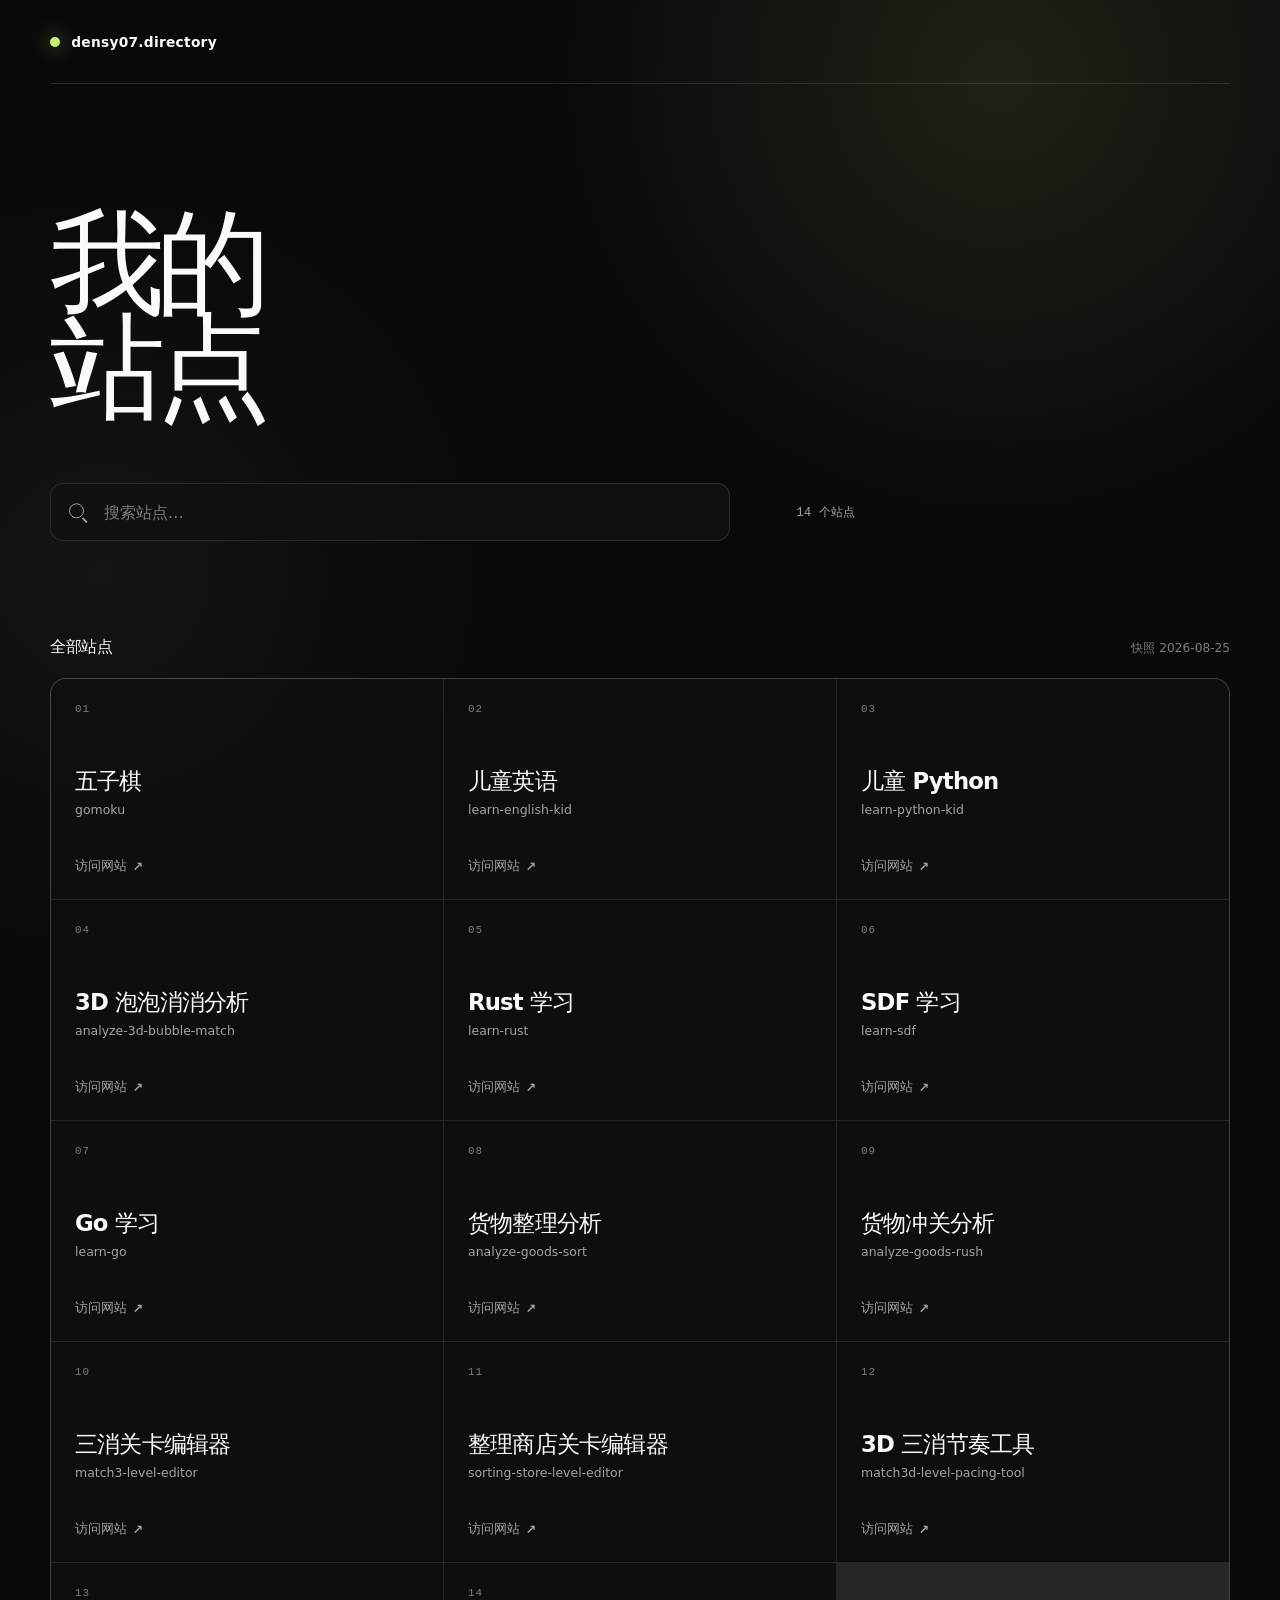
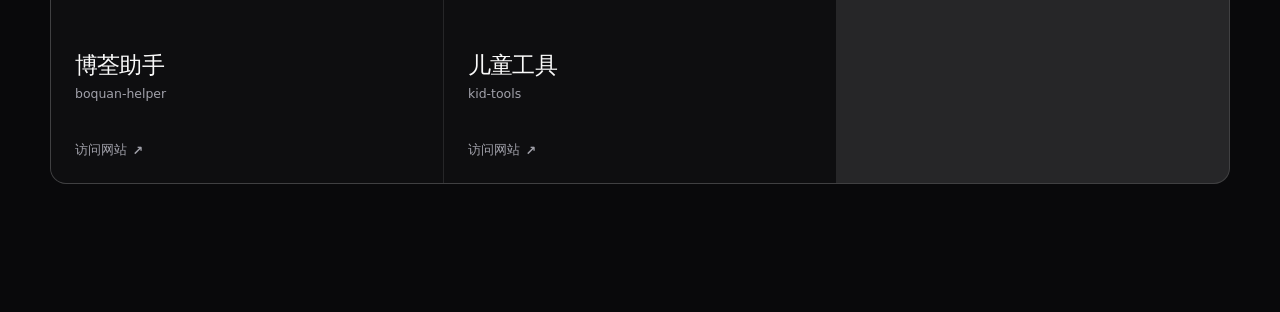
<file: index.html>
<!doctype html>
<html lang="zh-CN">
  <head>
    <meta charset="utf-8">
    <meta name="viewport" content="width=device-width, initial-scale=1">
    <meta name="description" content="densy07 的站点快捷入口。">
    <meta name="theme-color" content="#09090b">
    <title>我的站点 · densy07</title>
    <link rel="stylesheet" href="styles.css">
    <script src="script.js" defer></script>
  </head>
  <body>
    <a class="skip-link" href="#site-directory">跳到站点列表</a>

    <div class="page-shell">
      <header class="topbar" aria-label="页面信息">
        <a class="brand" href="/" aria-label="返回站点导航首页">
          <span class="brand-mark" aria-hidden="true"></span>
          <span>densy07.directory</span>
        </a>
      </header>

      <main>
        <section class="hero" aria-labelledby="page-title">
          <h1 id="page-title">我的<br>站点</h1>

          <div class="directory-tools">
            <div class="search-control" role="search">
              <label class="sr-only" for="site-search">搜索站点</label>
              <span class="search-icon" aria-hidden="true"></span>
              <input
                id="site-search"
                type="search"
                placeholder="搜索站点…"
                autocomplete="off"
                spellcheck="false"
              >
              <button id="search-clear" class="clear-button" type="button" hidden>清除</button>
            </div>
            <output id="result-count" class="result-count" for="site-search" aria-live="polite">14 个站点</output>
          </div>
        </section>

        <section id="site-directory" class="site-directory" aria-labelledby="directory-title">
          <div class="section-heading">
            <h2 id="directory-title">全部站点</h2>
            <p>快照 2026-08-25</p>
          </div>

          <div class="site-grid">
            <article class="site-card" data-site-card data-search="五子棋 gomoku gomoku-space.vercel.app">
              <a href="https://gomoku-space.vercel.app" target="_blank" rel="noopener noreferrer">
                <div class="card-meta"><span>01</span></div>
                <h3>五子棋</h3>
                <p class="site-name">gomoku</p>
                <span class="visit-label">访问网站 <span aria-hidden="true">↗</span></span>
              </a>
            </article>

            <article class="site-card" data-site-card data-search="儿童英语 learn-english-kid learn-english-kid.vercel.app">
              <a href="https://learn-english-kid.vercel.app" target="_blank" rel="noopener noreferrer">
                <div class="card-meta"><span>02</span></div>
                <h3>儿童英语</h3>
                <p class="site-name">learn-english-kid</p>
                <span class="visit-label">访问网站 <span aria-hidden="true">↗</span></span>
              </a>
            </article>

            <article class="site-card" data-site-card data-search="儿童 Python learn-python-kid learn-python-kid.vercel.app">
              <a href="https://learn-python-kid.vercel.app" target="_blank" rel="noopener noreferrer">
                <div class="card-meta"><span>03</span></div>
                <h3>儿童 Python</h3>
                <p class="site-name">learn-python-kid</p>
                <span class="visit-label">访问网站 <span aria-hidden="true">↗</span></span>
              </a>
            </article>

            <article class="site-card" data-site-card data-search="3D 泡泡消消分析 analyze-3d-bubble-match analyze-3d-bubble-match.vercel.app">
              <a href="https://analyze-3d-bubble-match.vercel.app" target="_blank" rel="noopener noreferrer">
                <div class="card-meta"><span>04</span></div>
                <h3>3D 泡泡消消分析</h3>
                <p class="site-name">analyze-3d-bubble-match</p>
                <span class="visit-label">访问网站 <span aria-hidden="true">↗</span></span>
              </a>
            </article>

            <article class="site-card" data-site-card data-search="Rust 学习 learn-rust learn-rust-chi.vercel.app">
              <a href="https://learn-rust-chi.vercel.app" target="_blank" rel="noopener noreferrer">
                <div class="card-meta"><span>05</span></div>
                <h3>Rust 学习</h3>
                <p class="site-name">learn-rust</p>
                <span class="visit-label">访问网站 <span aria-hidden="true">↗</span></span>
              </a>
            </article>

            <article class="site-card" data-site-card data-search="SDF 学习 learn-sdf learn-sdf.vercel.app">
              <a href="https://learn-sdf.vercel.app" target="_blank" rel="noopener noreferrer">
                <div class="card-meta"><span>06</span></div>
                <h3>SDF 学习</h3>
                <p class="site-name">learn-sdf</p>
                <span class="visit-label">访问网站 <span aria-hidden="true">↗</span></span>
              </a>
            </article>

            <article class="site-card" data-site-card data-search="Go 学习 learn-go learn-go-pi.vercel.app">
              <a href="https://learn-go-pi.vercel.app" target="_blank" rel="noopener noreferrer">
                <div class="card-meta"><span>07</span></div>
                <h3>Go 学习</h3>
                <p class="site-name">learn-go</p>
                <span class="visit-label">访问网站 <span aria-hidden="true">↗</span></span>
              </a>
            </article>

            <article class="site-card" data-site-card data-search="货物整理分析 analyze-goods-sort analyze-goods-sort.vercel.app">
              <a href="https://analyze-goods-sort.vercel.app" target="_blank" rel="noopener noreferrer">
                <div class="card-meta"><span>08</span></div>
                <h3>货物整理分析</h3>
                <p class="site-name">analyze-goods-sort</p>
                <span class="visit-label">访问网站 <span aria-hidden="true">↗</span></span>
              </a>
            </article>

            <article class="site-card" data-site-card data-search="货物冲关分析 analyze-goods-rush analyze-goods-rush.vercel.app">
              <a href="https://analyze-goods-rush.vercel.app" target="_blank" rel="noopener noreferrer">
                <div class="card-meta"><span>09</span></div>
                <h3>货物冲关分析</h3>
                <p class="site-name">analyze-goods-rush</p>
                <span class="visit-label">访问网站 <span aria-hidden="true">↗</span></span>
              </a>
            </article>

            <article class="site-card" data-site-card data-search="三消关卡编辑器 match3-level-editor match3-level-editor.vercel.app">
              <a href="https://match3-level-editor.vercel.app" target="_blank" rel="noopener noreferrer">
                <div class="card-meta"><span>10</span></div>
                <h3>三消关卡编辑器</h3>
                <p class="site-name">match3-level-editor</p>
                <span class="visit-label">访问网站 <span aria-hidden="true">↗</span></span>
              </a>
            </article>

            <article class="site-card" data-site-card data-search="整理商店关卡编辑器 sorting-store-level-editor sorting-store-level-editor.vercel.app">
              <a href="https://sorting-store-level-editor.vercel.app" target="_blank" rel="noopener noreferrer">
                <div class="card-meta"><span>11</span></div>
                <h3>整理商店关卡编辑器</h3>
                <p class="site-name">sorting-store-level-editor</p>
                <span class="visit-label">访问网站 <span aria-hidden="true">↗</span></span>
              </a>
            </article>

            <article class="site-card" data-site-card data-search="3D 三消节奏工具 match3d-level-pacing-tool match3d-level-pacing-tool.vercel.app">
              <a href="https://match3d-level-pacing-tool.vercel.app" target="_blank" rel="noopener noreferrer">
                <div class="card-meta"><span>12</span></div>
                <h3>3D 三消节奏工具</h3>
                <p class="site-name">match3d-level-pacing-tool</p>
                <span class="visit-label">访问网站 <span aria-hidden="true">↗</span></span>
              </a>
            </article>

            <article class="site-card" data-site-card data-search="博荃助手 boquan-helper boquan-helper.vercel.app">
              <a href="https://boquan-helper.vercel.app" target="_blank" rel="noopener noreferrer">
                <div class="card-meta"><span>13</span></div>
                <h3>博荃助手</h3>
                <p class="site-name">boquan-helper</p>
                <span class="visit-label">访问网站 <span aria-hidden="true">↗</span></span>
              </a>
            </article>

            <article class="site-card" data-site-card data-search="儿童工具 kid-tools kid-tools.vercel.app">
              <a href="https://kid-tools.vercel.app" target="_blank" rel="noopener noreferrer">
                <div class="card-meta"><span>14</span></div>
                <h3>儿童工具</h3>
                <p class="site-name">kid-tools</p>
                <span class="visit-label">访问网站 <span aria-hidden="true">↗</span></span>
              </a>
            </article>
          </div>

          <p id="empty-state" class="empty-state" hidden>没有找到匹配的站点。换个关键词试试。</p>
        </section>
      </main>

    </div>
  </body>
</html>
</file>
<file: styles.css>
:root {
  color-scheme: dark;
  --background: #09090b;
  --surface: rgba(24, 24, 27, 0.74);
  --surface-strong: #18181b;
  --border: rgba(255, 255, 255, 0.12);
  --border-strong: rgba(255, 255, 255, 0.24);
  --text: #fafafa;
  --muted: #a1a1aa;
  --subtle: #7c7c85;
  --accent: #c6f36f;
  --accent-dark: #162108;
  --focus: #d9ff8c;
  font-family: Inter, ui-sans-serif, system-ui, -apple-system, BlinkMacSystemFont, "Segoe UI", sans-serif;
  font-synthesis: none;
}

* {
  box-sizing: border-box;
}

html {
  background: var(--background);
  scroll-behavior: smooth;
}

body {
  min-width: 320px;
  min-height: 100vh;
  margin: 0;
  color: var(--text);
  background:
    radial-gradient(circle at 78% 4%, rgba(198, 243, 111, 0.11), transparent 28rem),
    radial-gradient(circle at 8% 30%, rgba(87, 83, 78, 0.15), transparent 25rem),
    var(--background);
}

body::before {
  position: fixed;
  inset: 0;
  z-index: -1;
  background-image: linear-gradient(rgba(255, 255, 255, 0.022) 1px, transparent 1px),
    linear-gradient(90deg, rgba(255, 255, 255, 0.022) 1px, transparent 1px);
  background-size: 48px 48px;
  content: "";
  mask-image: linear-gradient(to bottom, black, transparent 72%);
}

a {
  color: inherit;
}

button,
input {
  font: inherit;
}

.skip-link {
  position: fixed;
  top: 1rem;
  left: 1rem;
  z-index: 10;
  padding: 0.7rem 1rem;
  color: #111;
  background: var(--focus);
  border-radius: 0.5rem;
  font-weight: 700;
  text-decoration: none;
  transform: translateY(-180%);
  transition: transform 160ms ease;
}

.skip-link:focus {
  transform: translateY(0);
}

.page-shell {
  width: min(1180px, calc(100% - 3rem));
  margin: 0 auto;
}

.topbar {
  display: flex;
  align-items: center;
  justify-content: space-between;
  min-height: 84px;
  border-bottom: 1px solid var(--border);
}

.brand {
  display: inline-flex;
  gap: 0.7rem;
  align-items: center;
  font-size: 0.86rem;
  font-weight: 700;
  letter-spacing: 0.02em;
  text-decoration: none;
}

.brand-mark {
  width: 10px;
  height: 10px;
  background: var(--accent);
  border-radius: 50%;
  box-shadow: 0 0 20px rgba(198, 243, 111, 0.7);
}

.hero {
  padding: clamp(5rem, 10vw, 8.5rem) 0 clamp(4rem, 8vw, 6rem);
}

h1 {
  max-width: 850px;
  margin: 0;
  font-size: clamp(3.4rem, 9vw, 7.7rem);
  font-weight: 650;
  letter-spacing: -0.075em;
  line-height: 0.9;
}

.directory-tools {
  display: flex;
  gap: 1rem;
  align-items: center;
  margin-top: clamp(2.5rem, 5vw, 4rem);
}

.search-control {
  position: relative;
  flex: 1;
  max-width: 680px;
}

.search-control input {
  width: 100%;
  height: 58px;
  padding: 0 5.25rem 0 3.3rem;
  color: var(--text);
  background: rgba(17, 17, 19, 0.86);
  border: 1px solid var(--border);
  border-radius: 0.8rem;
  outline: none;
  transition: border-color 160ms ease, box-shadow 160ms ease, background 160ms ease;
}

.search-control input::placeholder {
  color: var(--subtle);
}

.search-control input:focus {
  background: var(--surface-strong);
  border-color: var(--border-strong);
  box-shadow: 0 0 0 3px rgba(198, 243, 111, 0.18);
}

.search-icon {
  position: absolute;
  top: 50%;
  left: 1.2rem;
  z-index: 1;
  width: 15px;
  height: 15px;
  border: 1.5px solid var(--muted);
  border-radius: 50%;
  pointer-events: none;
  transform: translateY(-58%);
}

.search-icon::after {
  position: absolute;
  right: -5px;
  bottom: -3px;
  width: 6px;
  height: 1.5px;
  background: var(--muted);
  content: "";
  transform: rotate(45deg);
}

.clear-button {
  position: absolute;
  top: 50%;
  right: 0.7rem;
  padding: 0.45rem 0.65rem;
  color: var(--muted);
  background: transparent;
  border: 0;
  border-radius: 0.4rem;
  cursor: pointer;
  transform: translateY(-50%);
}

.clear-button:hover {
  color: var(--text);
  background: rgba(255, 255, 255, 0.07);
}

.result-count {
  min-width: 6.8rem;
  color: var(--muted);
  font-family: "SFMono-Regular", Consolas, "Liberation Mono", monospace;
  font-size: 0.78rem;
  text-align: right;
}

.site-directory {
  padding-bottom: clamp(5rem, 10vw, 9rem);
}

.section-heading {
  display: flex;
  align-items: baseline;
  justify-content: space-between;
  margin-bottom: 1.25rem;
}

.section-heading h2 {
  margin: 0;
  font-size: 1rem;
  letter-spacing: -0.02em;
}

.section-heading p {
  margin: 0;
  color: var(--subtle);
  font-size: 0.76rem;
}

.site-grid {
  display: grid;
  grid-template-columns: repeat(3, minmax(0, 1fr));
  gap: 1px;
  overflow: hidden;
  background: var(--border);
  border: 1px solid var(--border);
  border-radius: 1rem;
}

.site-card {
  min-width: 0;
  background: rgba(13, 13, 15, 0.94);
}

.site-card a {
  display: flex;
  min-height: 220px;
  padding: 1.5rem;
  flex-direction: column;
  text-decoration: none;
  transition: background 180ms ease, color 180ms ease;
}

.site-card a:hover {
  background: var(--surface);
}

.site-card a:focus-visible,
.brand:focus-visible,
.clear-button:focus-visible {
  position: relative;
  z-index: 2;
  outline: 2px solid var(--focus);
  outline-offset: -2px;
}

.card-meta {
  display: flex;
  color: var(--subtle);
  font-family: "SFMono-Regular", Consolas, "Liberation Mono", monospace;
  font-size: 0.68rem;
  letter-spacing: 0.1em;
  text-transform: uppercase;
}

.site-card h3 {
  margin: 3.3rem 0 0;
  overflow-wrap: anywhere;
  font-size: clamp(1.15rem, 2vw, 1.42rem);
  font-weight: 620;
  letter-spacing: -0.035em;
  line-height: 1.2;
}

.site-name {
  margin: 0.4rem 0 0;
  overflow-wrap: anywhere;
  color: var(--muted);
  font-size: 0.78rem;
  line-height: 1.3;
}

.visit-label {
  display: inline-flex;
  gap: 0.35rem;
  align-items: center;
  align-self: flex-start;
  margin-top: auto;
  color: var(--muted);
  font-size: 0.8rem;
  font-weight: 650;
  transition: color 180ms ease, transform 180ms ease;
}

.site-card a:hover .visit-label {
  color: var(--accent);
  transform: translateX(3px);
}

.empty-state {
  margin: 1rem 0 0;
  padding: 4rem 1rem;
  color: var(--muted);
  background: rgba(13, 13, 15, 0.75);
  border: 1px solid var(--border);
  border-radius: 1rem;
  text-align: center;
}

.sr-only {
  position: absolute;
  width: 1px;
  height: 1px;
  padding: 0;
  overflow: hidden;
  clip: rect(0, 0, 0, 0);
  white-space: nowrap;
  border: 0;
}

@media (max-width: 900px) {
  .site-grid {
    grid-template-columns: repeat(2, minmax(0, 1fr));
  }
}

@media (max-width: 620px) {
  .page-shell {
    width: min(100% - 2rem, 1180px);
  }

  .topbar {
    min-height: 72px;
  }

  .hero {
    padding-top: 4.5rem;
  }

  h1 {
    font-size: clamp(3rem, 17vw, 4.8rem);
  }

  .directory-tools {
    align-items: stretch;
    flex-direction: column;
  }

  .result-count {
    min-width: 0;
    text-align: left;
  }

  .site-grid {
    grid-template-columns: 1fr;
  }

  .site-card a {
    min-height: 200px;
  }
}

@media (prefers-reduced-motion: reduce) {
  html {
    scroll-behavior: auto;
  }

  *,
  *::before,
  *::after {
    scroll-behavior: auto !important;
    transition-duration: 0.01ms !important;
  }
}
</file>
